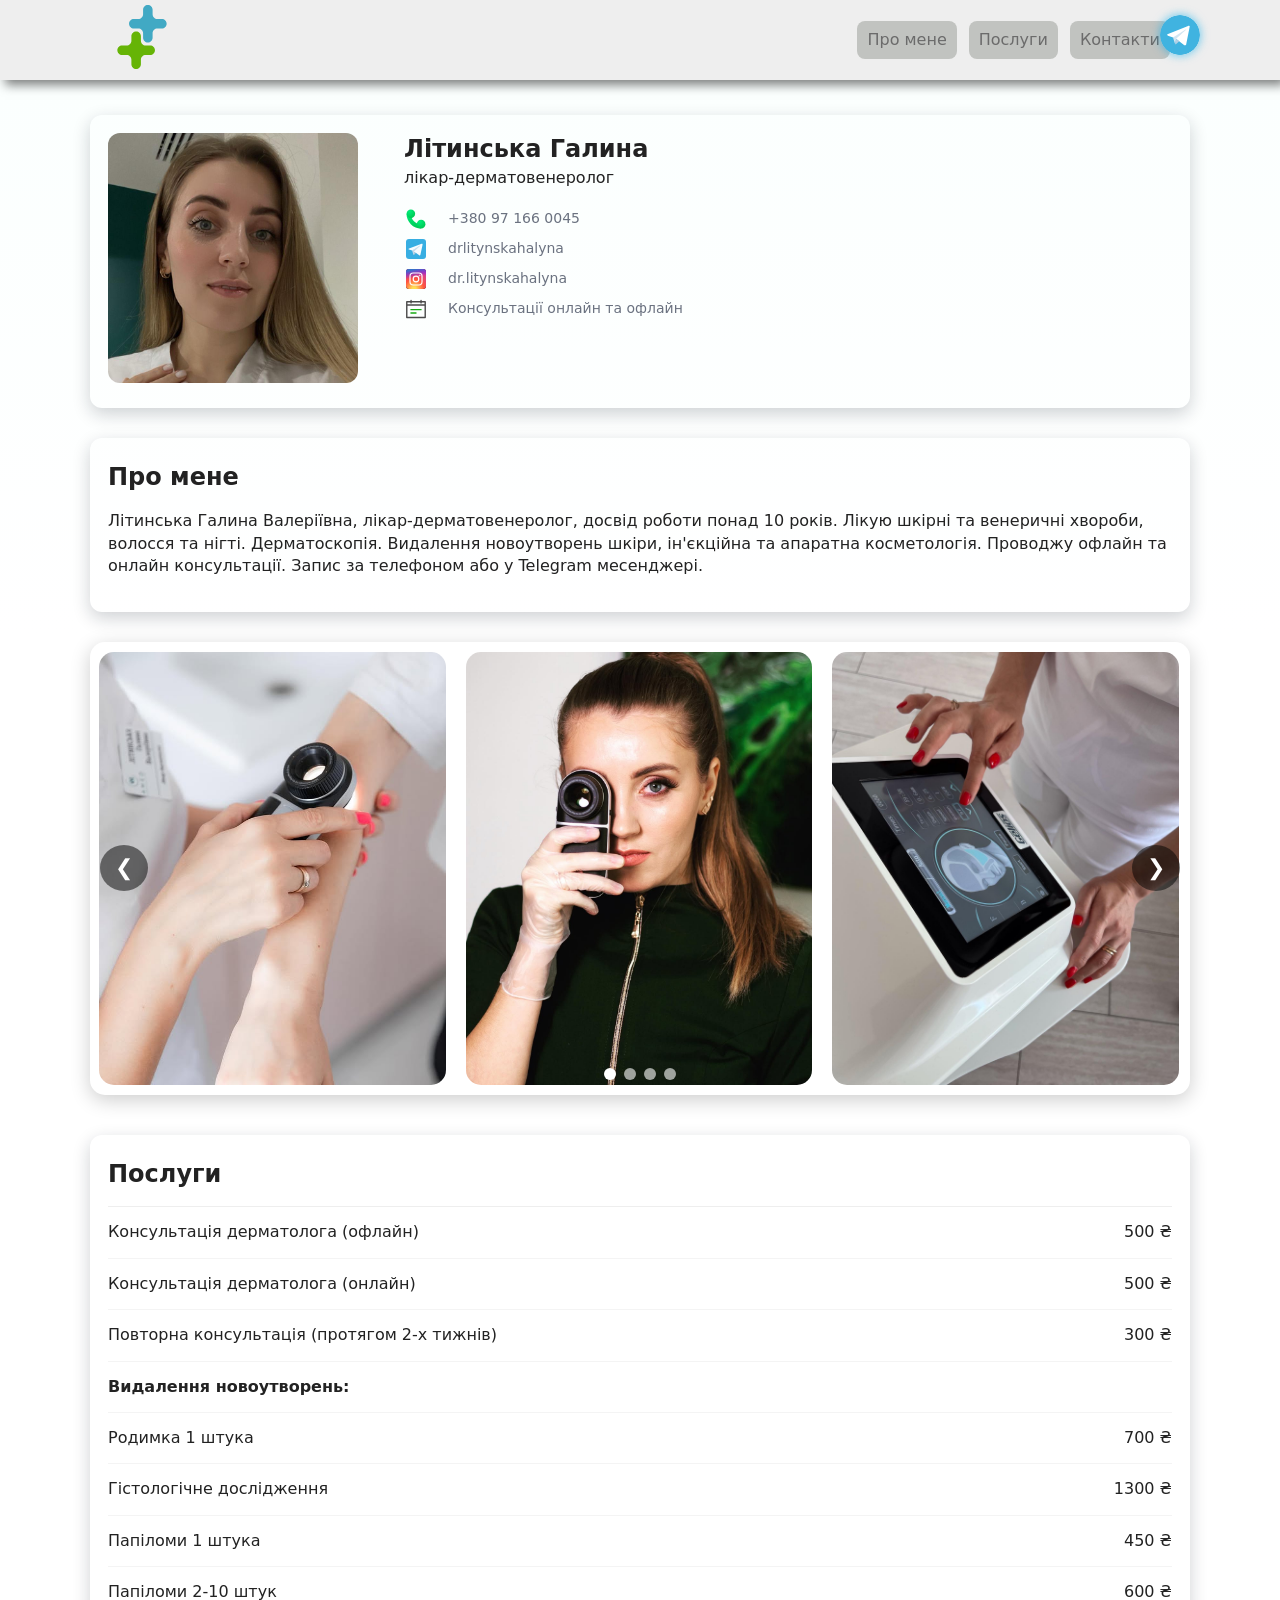
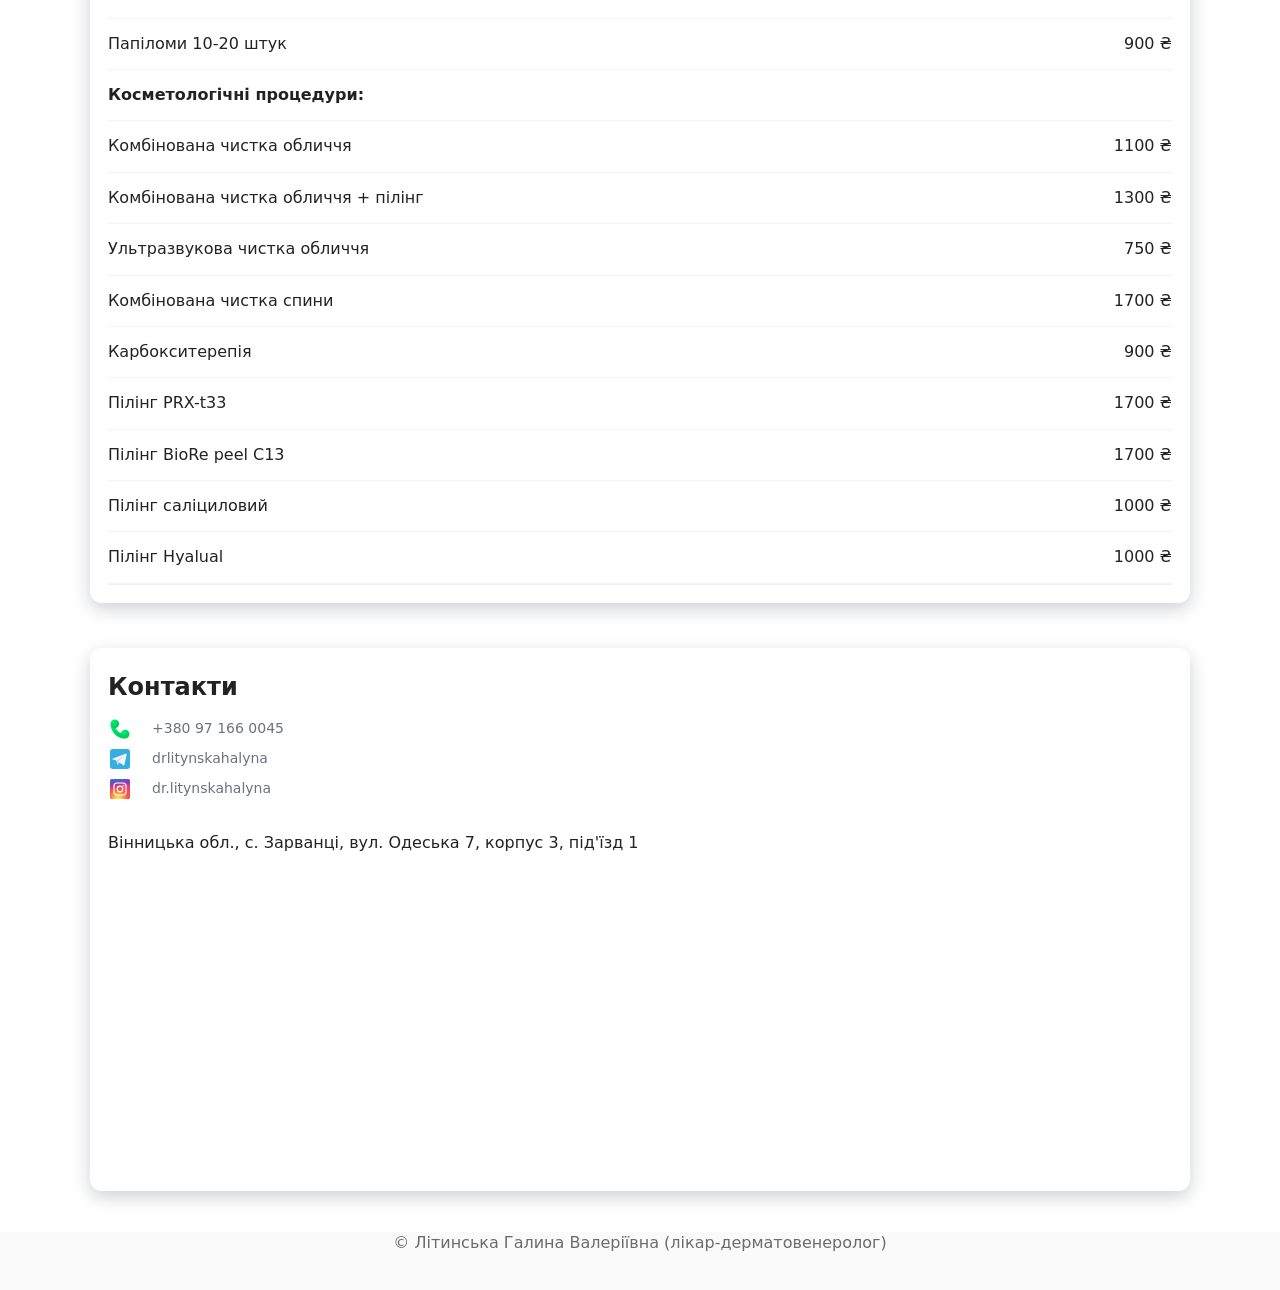
<file: index.html>
<!doctype html>
<html lang="uk">
<head>
    <meta charset="utf-8">
    <meta name="viewport" content="width=device-width,initial-scale=1">
    <title>Лікар дерматовенеролог - Літинська Галина Валеріївна</title>
    <meta name="description" content="Лікар дерматолог - Літинська Галина">
    <meta name="keywords" content="Літинська, Галина, лікар, дерматолог">
    <meta name="robots" content="index, follow">
    <link rel="stylesheet" href="styles.css">
</head>
<body>
<a href="https://t.me/drlitynskahalyna" target="_blank" class="telegram-icon" aria-label="Telegram">
    <img src="assets/icons/telegram-2.svg" alt="Telegram">
</a>
<header class="site-header">
    <div class="container header-inner">
        <a class="logo" href="#home">
            <img src="assets/icons/hospital.svg" alt="Лікар" class="logo-img">
        </a>
        <nav class="main-nav" id="mainNav">
            <button class="nav-toggle" id="navToggle" aria-label="Відкрити меню">☰</button>
            <ul class="nav-list" id="navList">
                <li><a class="book-btn" href="#home">Про мене</a></li>
                <li><a class="book-btn" href="#services">Послуги</a></li>
                <li><a class="book-btn" href="#contacts">Контакти</a></li>
            </ul>
        </nav>
    </div>
</header>

<main>
    <section id="home" class="section home-section">
        <section class="container">
            <div class="card">
                <div class="grid">
                    <div class="grid-1">
                        <img class="home-photo" src="assets/photo_main.jpg" alt="Лікар">
                    </div>
                    <div class="grid-2">
                        <h2>Літинська Галина</h2>
                        <p>лікар-дерматовенеролог</p>
                        <div class="contact-item">
                            <img src="assets/icons/phone.svg" width="20" height="20"/>
                            <span>+380 97 166 0045</span>
                        </div>
                        <div class="contact-item">
                            <img src="assets/icons/telegram-1.svg" width="20" height="20"/>
                            <a href="https://t.me/drlitynskahalyna" target="_blank">drlitynskahalyna</a>
                        </div>
                        <div class="contact-item">
                            <img src="assets/icons/instagram.svg" width="20" height="20"/>
                            <a href="https://www.instagram.com/dr.litynskahalyna" target="_blank">dr.litynskahalyna</a>
                        </div>
                        <div class="contact-item">
                            <img src="assets/icons/calendar.svg" width="20" height="20"/>
                            <span>Консультації онлайн та офлайн</span>
                        </div>
                    </div>

                </div>
            </div>

            <div class="card">
                <h2>Про мене</h2>
                <p class="small-muted">
                    Літинська Галина Валеріївна, лікар-дерматовенеролог, досвід роботи понад 10 років.
                    Лікую шкірні та венеричні хвороби, волосся та нігті. Дерматоскопія. Видалення новоутворень шкіри,
                    ін'єкційна та апаратна косметологія. Проводжу офлайн та онлайн консультації.
                    Запис за телефоном або у Telegram месенджері.
                </p>
            </div>
        </section>
    </section>

    <section id="gallery" class="section gallery-section">
        <div class="slider-container">
            <div class="slider-track">
                <div class="slide"><img alt="Літинська Галина" src="assets/photo_1.jpg" alt="Фото 1"></div>
                <div class="slide"><img alt="Літинська Галина" src="assets/photo_2.jpg" alt="Фото 2"></div>
                <div class="slide"><img alt="Літинська Галина" src="assets/photo_3.jpg" alt="Фото 3"></div>
                <div class="slide"><img alt="Літинська Галина" src="assets/photo_4.jpg" alt="Фото 4"></div>
            </div>
            <button class="arrow left">&#10094;</button>
            <button class="arrow right">&#10095;</button>
            <div class="dots"></div>
        </div>
    </section>

    <section id="services" class="section services-section">
        <div class="container">
            <div class="card">
                <h2>Послуги</h2>
                <ul class="services-list">
                    <li><span>Консультація дерматолога (офлайн)</span><span class="price">500 ₴</span></li>
                    <li><span>Консультація дерматолога (онлайн)</span><span class="price">500 ₴</span></li>
                    <li><span>Повторна консультація (протягом 2-х тижнів)</span><span class="price">300 ₴</span></li>
                    <li><span><strong>Видалення новоутворень:</strong></span></li>
                    <li><span>Родимка 1 штука</span><span class="price">700 ₴</span></li>
                    <li><span>Гістологічне дослідження</span><span class="price">1300 ₴</span></li>
                    <li><span>Папіломи 1 штука</span><span class="price">450 ₴</span></li>
                    <li><span>Папіломи 2-10 штук</span><span class="price">600 ₴</span></li>
                    <li><span>Папіломи 10-20 штук</span><span class="price">900 ₴</span></li>
                    <li><span><strong>Косметологічні процедури:</strong></span></li>
                    <li><span>Комбінована чистка обличчя</span><span class="price">1100 ₴</span></li>
                    <li><span>Комбінована чистка обличчя + пілінг</span><span class="price">1300 ₴</span></li>
                    <li><span>Ультразвукова чистка обличчя</span><span class="price">750 ₴</span></li>
                    <li><span>Комбінована чистка спини</span><span class="price">1700 ₴</span></li>
                    <li><span>Карбокситерепія</span><span class="price">900 ₴</span></li>
                    <li><span>Пілінг PRX-t33</span><span class="price">1700 ₴</span></li>
                    <li><span>Пілінг BioRe peel C13</span><span class="price">1700 ₴</span></li>
                    <li><span>Пілінг саліциловий</span><span class="price">1000 ₴</span></li>
                    <li><span>Пілінг Hyalual</span><span class="price">1000 ₴</span></li>
                </ul>
            </div>
        </div>
    </section>

    <section id="contacts" class="section contacts-section">
        <div class="container">
            <div class="card" style="margin-top: 15px;">
                <h2>Контакти</h2>
                <div class="contact-item">
                    <img src="assets/icons/phone.svg" width="20" height="20"/>
                    <span>+380 97 166 0045</span>
                </div>
                <div class="contact-item">
                    <img src="assets/icons/telegram-1.svg" width="20" height="20"/>
                    <a href="https://t.me/drlitynskahalyna" target="_blank">drlitynskahalyna</a>
                </div>
                <div class="contact-item">
                    <img src="assets/icons/instagram.svg" width="20" height="20"/>
                    <a href="https://www.instagram.com/dr.litynskahalyna" target="_blank">dr.litynskahalyna</a>
                </div>
                <br>
                Вінницька обл., с. Зарванці, вул. Одеська 7, корпус 3, під'їзд 1
                <div class="map-wrap">
                    <iframe src="https://www.google.com/maps/embed?pb=!1m18!1m12!1m3!1d1302.664788395873!2d28.390133396026236!3d49.232240331002075!2m3!1f0!2f0!3f0!3m2!1i1024!2i768!4f13.1!3m3!1m2!1s0x472d5dc4e0a29235%3A0x95bedbedfe77ef36!2z0JbQmiDQmtCV0JvQrNCm0JU!5e0!3m2!1suk!2sua!4v1791566910344!5m2!1suk!2sua"
                            width="600" height="450"
                            style="border:0;"
                            allowfullscreen=""
                            loading="lazy"
                            referrerpolicy="no-referrer-when-downgrade">
                    </iframe>
                </div>
            </div>
        </div>
    </section>
</main>

<footer class="site-footer">
    <div class="container">
        <p>© Літинська Галина Валеріївна (лікар-дерматовенеролог)</p>
    </div>
</footer>

<script src="script.js"></script>
</body>
</html>
</file>
<file: styles.css>
:root {
    --max-width: 1100px;
    --accent: #c1c3c0;
    --muted: #6b6b6b;
    --header-h: 80px;
}

* {
    box-sizing: border-box;
    scroll-padding-top: var(--header-h);
}

body {
    font-family: Inter, system-ui, -apple-system, 'Segoe UI', Roboto, 'Oxygen', 'Helvetica Neue', Arial;
    margin: 0;
    color: #222;
    line-height: 1.4;
}

.container {
    max-width: var(--max-width);
    margin: 0 auto;
    padding: 0 0 20px;
}

.card {
    margin-top: 30px;
    padding: 18px;
    border-radius: 12px;
    box-shadow: 0 6px 18px rgba(16, 24, 40, 0.2);
}

.card h2 {
    margin-top: 5px;
    margin-bottom: 15px;
}

.grid {
    display: grid;
    grid-template-columns: 1fr 3fr;
    gap: 40px;
}

.grid-2 h2 {
    margin: 0
}

.grid-2 p {
    margin-top: 0;
    margin-bottom: 20px;
}

/* Header */
.site-header {
    background: #eee;
    top: 0;
    z-index: 40;
    position: sticky;
    box-shadow: 5px 5px 10px rgba(0, 0, 0, 0.5);
}

.header-inner {
    display: flex;
    align-items: center;
    gap: 16px;
    padding: 5px 20px;
}

.logo {
    text-decoration: none;
    color: inherit;
}

.logo-img {
    width: 64px;
    height: 64px;
    object-fit: cover;
    border-radius: 8px;
}

.main-nav {
    margin-left: auto;
    position: relative;
}

.nav-toggle {
    display: none;
    background: none;
    border: 0;
    font-size: 26px;
}

.nav-list {
    list-style: none;
    display: flex;
    gap: 12px;
    align-items: center;
}

.nav-list a {
    display: inline-block;
    padding: 8px 10px;
    text-decoration: none;
    color: var(--muted);
}

.nav-list a:hover {
    color: black;
}

.book-btn {
    background: var(--accent);
    color: #AC9C8F;
    padding: 8px 12px;
    border-radius: 8px;
}

/* Home */
.home-section {
    padding: 5px 0;
    background: linear-gradient(180deg, #fbfffe, #fff);
}

.home-photo {
    width: 250px;
    height: 250px;
    object-fit: cover;
    border-radius: 12px;
}

.contact-row {
    display: flex;
    gap: 12px;
    align-items: center;
}

.phone {
    font-weight: 600;
    text-decoration: none;
    color: var(--accent);
}

.social-links a {
    margin-left: 8px;
    text-decoration: none;
    color: var(--muted);
}

/* Services */
.services-section {
    padding: 5px 0;
}

.services-list {
    list-style: none;
    padding: 0;
    margin: 0;
    border-top: 1px solid #eee;
    border-bottom: 1px solid #eee;
}

.services-list li {
    display: flex;
    justify-content: space-between;
    padding: 14px 0;
    border-bottom: 1px solid #f4f4f4;
}

.services-list .price {
    white-space: nowrap;
}

/* Gallery */
.gallery-section {
    padding: 5px 0;
}

.slider-container {
    position: relative;
    width: 100%;
    max-width: var(--max-width);
    margin: 0 auto;
    overflow: hidden;
    border-radius: 15px;
    box-shadow: 0 5px 20px rgba(0, 0, 0, 0.2);
}

.slider-track {
    display: flex;
    transition: transform 0.6s ease;
}

.slide {
    padding: 10px;
    flex: 0 0 calc(100% / 3);
}

.slide img {
    width: 100%;
    height: 100%;
    display: block;
    object-fit: cover;
    border-radius: 15px;
}

.arrow {
    position: absolute;
    top: 50%;
    transform: translateY(-50%);
    background: rgba(0, 0, 0, 0.5);
    color: #fff;
    border: none;
    padding: 10px 15px;
    border-radius: 50%;
    cursor: pointer;
    z-index: 10;
    font-size: 22px;
    transition: 0.3s;
}

.arrow:hover {
    background: rgba(0, 0, 0, 0.8);
}

.arrow.left {
    left: 10px;
}

.arrow.right {
    right: 10px;
}

.dots {
    position: absolute;
    bottom: 15px;
    left: 50%;
    transform: translateX(-50%);
    display: flex;
    gap: 8px;
}

.dot {
    width: 12px;
    height: 12px;
    border-radius: 50%;
    background: rgba(255, 255, 255, 0.6);
    cursor: pointer;
    transition: background 0.3s;
}

.dot.active {
    background: white;
}

/* Contacts */
.contacts-section {
    padding: 5px 0;
}

.map-wrap iframe {
    width: 100%;
    height: 300px;
    border: 0;
    border-radius: 8px;
    margin-top: 12px;
}

/* Footer */
.site-footer {
    background: #fafafa;
    text-align: center;
    color: var(--muted);
}

/* Responsive */
@media (max-width: 800px) {

    .grid {
        display: grid;
        grid-template-columns: 1fr;
        gap: 40px;
    }

    .grid-1 {
        display: grid;
        place-items: center;
    }

    .grid-2 {
        margin-top: -15px;
    }

    .grid-2 h2 {
        text-align: center;
    }

    .grid-2 p {
        text-align: center;
    }

    .logo-img {
        width: 56px;
        height: 56px;
    }

    .nav-toggle {
        display: block;
    }

    .nav-list {
        position: absolute;
        right: 0;
        top: 56px;
        background: #fff;
        flex-direction: column;
        padding: 10px;
        border: 1px solid #eee;
        display: none;
        width: 220px;
    }

    .nav-list.open {
        display: flex;
    }

    .slide {
        flex: 0 0 100%;
    }

    .slide img {
        height: 400px;
    }
}

/* Contacts */
.contact-item {
    color: #6b7280;
    font-size: 14px;
    display: flex;
    padding-bottom: 10px;
}

.contact-item img {
    width: 24px;
    margin-right: 20px;
}

.contact-item a {
    text-decoration: none;
    color: inherit;
}

/* Contact END */

/* Telegram icon */
.telegram-icon {
    position: fixed;
    top: 15px;
    right: 80px;
    z-index: 9999;
    display: inline-block;
    animation: blink 1.2s infinite;
}

.telegram-icon img {
    width: 40px;
    height: 40px;
    border-radius: 50%;
    box-shadow: 0 0 10px rgba(0, 172, 237, 0.6);
    transition: transform 0.3s ease, box-shadow 0.3s ease;
}

.telegram-icon:hover img {
    transform: scale(1.15);
    box-shadow: 0 0 20px rgba(0, 172, 237, 0.8);
}

/* Blinking effect */
@keyframes blink {
    0%, 100% {
        opacity: 1;
    }
    50% {
        opacity: 0.5;
    }
}

/* Telegram END */
</file>
